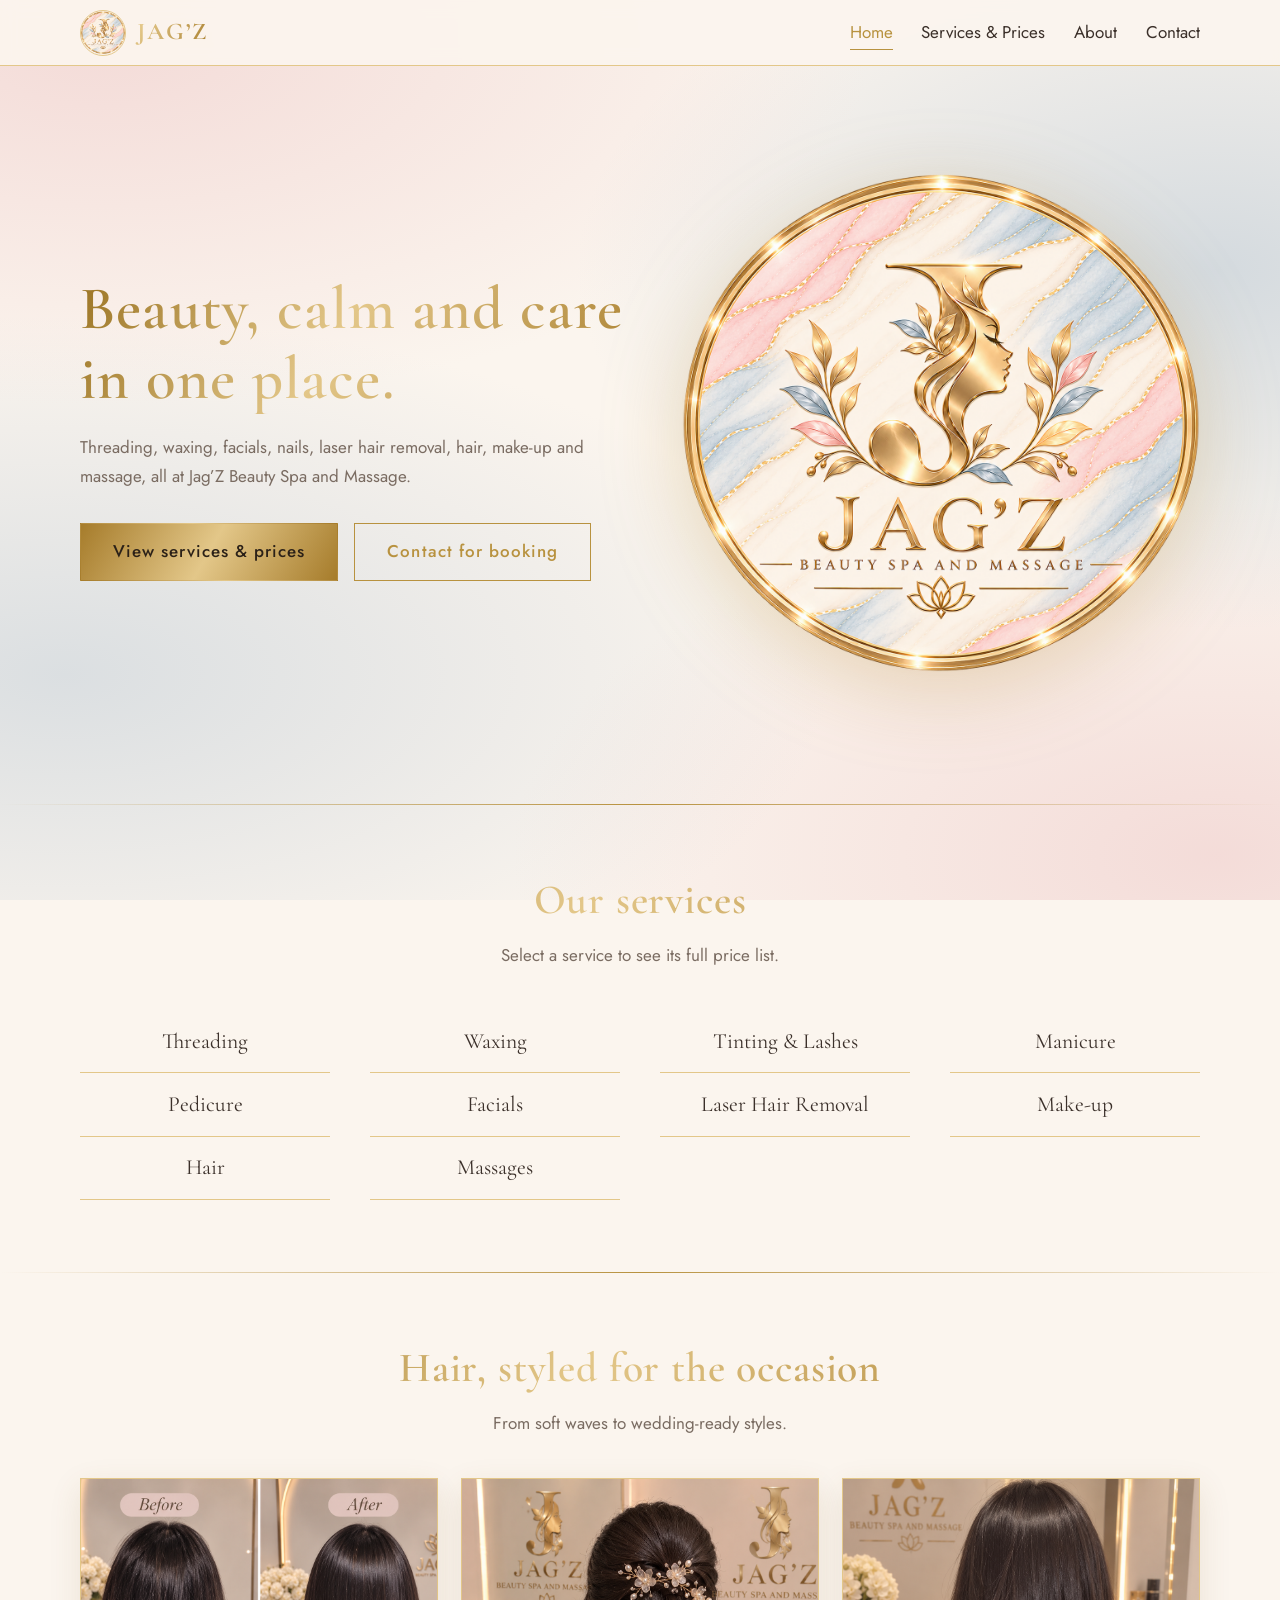
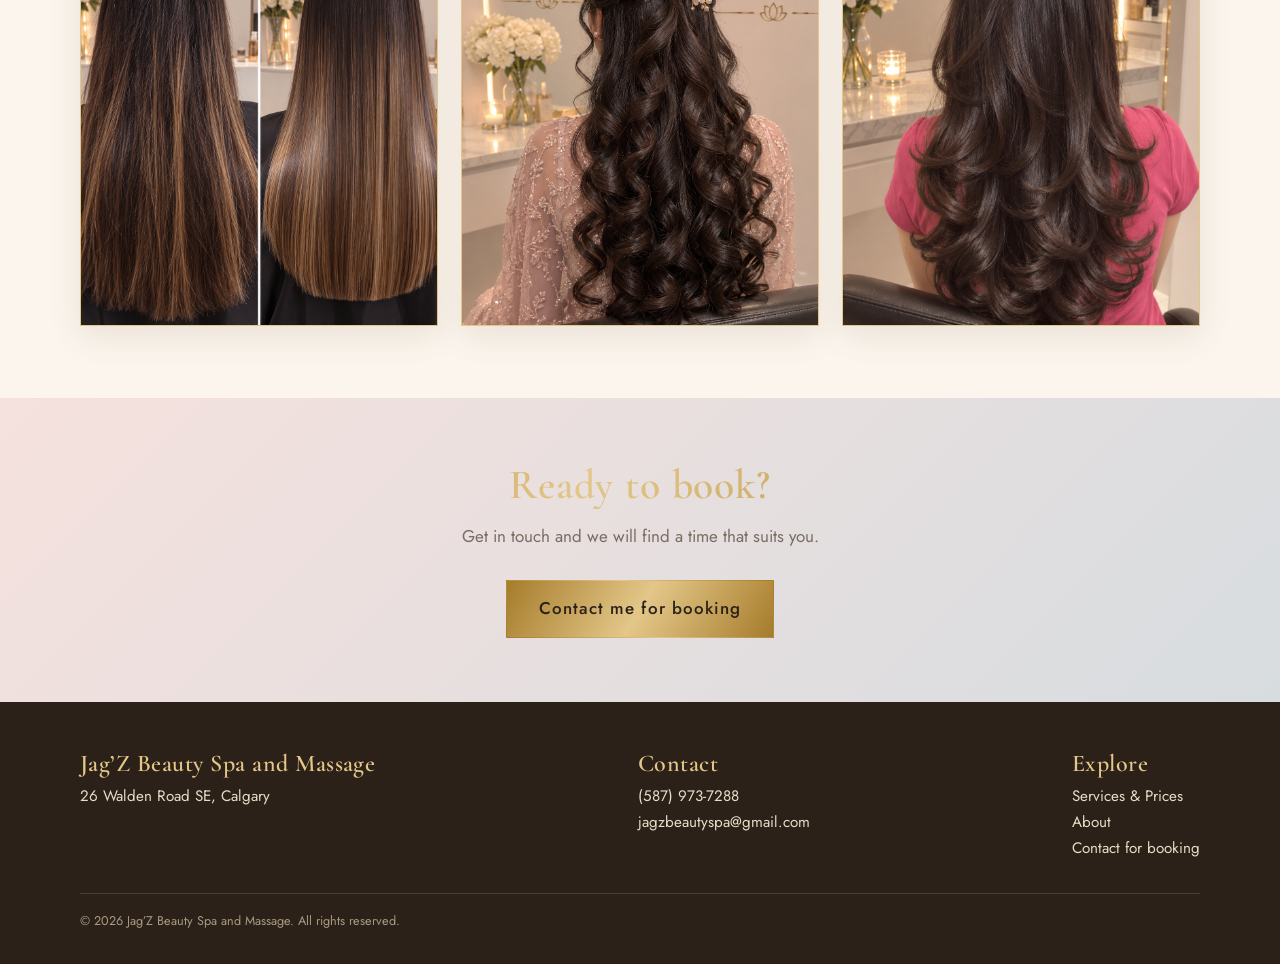
<file: index.html>
<!DOCTYPE html>
<html lang="en"><head><meta charset="utf-8"><meta name="viewport" content="width=device-width,initial-scale=1">
<title>Home | Jag’Z Beauty Spa and Massage</title>
<meta name="description" content="Jag’Z Beauty Spa and Massage: threading, waxing, facials, nails, laser hair removal, hair, make-up and massage.">
<link rel="icon" href="images/logo.png" type="image/png">
<link rel="preconnect" href="https://fonts.googleapis.com"><link rel="preconnect" href="https://fonts.gstatic.com" crossorigin>
<link href="https://fonts.googleapis.com/css2?family=Cormorant+Garamond:wght@500;600;700&amp;family=Jost:wght@400;500&amp;display=swap" rel="stylesheet">
<link rel="stylesheet" href="css/style.css"></head><body>
<header><div class="wrap bar"><a class="brand gold-text" href="index.html"><img src="images/logo.png" alt="" onerror="this.style.visibility='hidden'">JAG’Z</a>
<button class="menu-btn" aria-expanded="false" aria-controls="nav" onclick="var n=document.getElementById('nav');n.classList.toggle('open');this.setAttribute('aria-expanded',n.classList.contains('open'))">Menu</button>
<nav aria-label="Main"><ul id="nav"><li><a href="index.html" aria-current="page">Home</a></li><li><a href="services.html">Services &amp; Prices</a></li><li><a href="about.html">About</a></li><li><a href="contact.html">Contact</a></li></ul></nav></div></header>
<main>
<div class="wrap hero"><div>
<h1 class="gold-text">Beauty, calm and care in one place.</h1>
<p>Threading, waxing, facials, nails, laser hair removal, hair, make-up and massage, all at Jag’Z Beauty Spa and Massage.</p>
<div class="btns"><a class="btn btn-gold" href="services.html">View services &amp; prices</a><a class="btn btn-line" href="contact.html">Contact for booking</a></div></div>
<img class="hero-logo" src="images/logo.png" alt="Jag’Z Beauty Spa and Massage logo"></div>
<hr class="rule">
<section class="block"><div class="wrap center"><h2 class="gold-text">Our services</h2><p>Select a service to see its full price list.</p>
<ul class="cats"><li><a href="services.html#threading">Threading</a></li><li><a href="services.html#waxing">Waxing</a></li><li><a href="services.html#tinting">Tinting &amp; Lashes</a></li><li><a href="services.html#manicure">Manicure</a></li><li><a href="services.html#pedicure">Pedicure</a></li><li><a href="services.html#facials">Facials</a></li><li><a href="services.html#laser">Laser Hair Removal</a></li><li><a href="services.html#makeup">Make-up</a></li><li><a href="services.html#hair">Hair</a></li><li><a href="services.html#massage">Massages</a></li></ul></div></section>
<hr class="rule">
<section class="block"><div class="wrap center"><h2 class="gold-text">Hair, styled for the occasion</h2><p>From soft waves to wedding-ready styles.</p>
<div class="gallery"><div class="ph" data-name="hair-1.png"><img src="images/hair-1.png" alt="Hair styling by Jag’Z" loading="lazy" onerror="this.remove()"></div><div class="ph" data-name="hair-2.png"><img src="images/hair-2.png" alt="Hair styling by Jag’Z" loading="lazy" onerror="this.remove()"></div><div class="ph" data-name="hair-3.png"><img src="images/hair-3.png" alt="Hair styling by Jag’Z" loading="lazy" onerror="this.remove()"></div></div></div></section>
<section class="cta"><div class="wrap"><h2 class="gold-text">Ready to book?</h2><p>Get in touch and we will find a time that suits you.</p><a class="btn btn-gold" href="contact.html">Contact me for booking</a></div></section>
</main>
<footer><div class="wrap"><div class="cols">
<div><h3>Jag’Z Beauty Spa and Massage</h3><p>26 Walden Road SE, Calgary</p></div>
<div><h3>Contact</h3><p><a href="tel:+15879737288">(587) 973-7288</a><br><a href="mailto:jagzbeautyspa@gmail.com">jagzbeautyspa@gmail.com</a></p></div>
<div><h3>Explore</h3><p><a href="services.html">Services &amp; Prices</a><br><a href="about.html">About</a><br><a href="contact.html">Contact for booking</a></p></div>
</div><small>© 2026 Jag’Z Beauty Spa and Massage. All rights reserved.</small></div></footer></body></html>
</file>
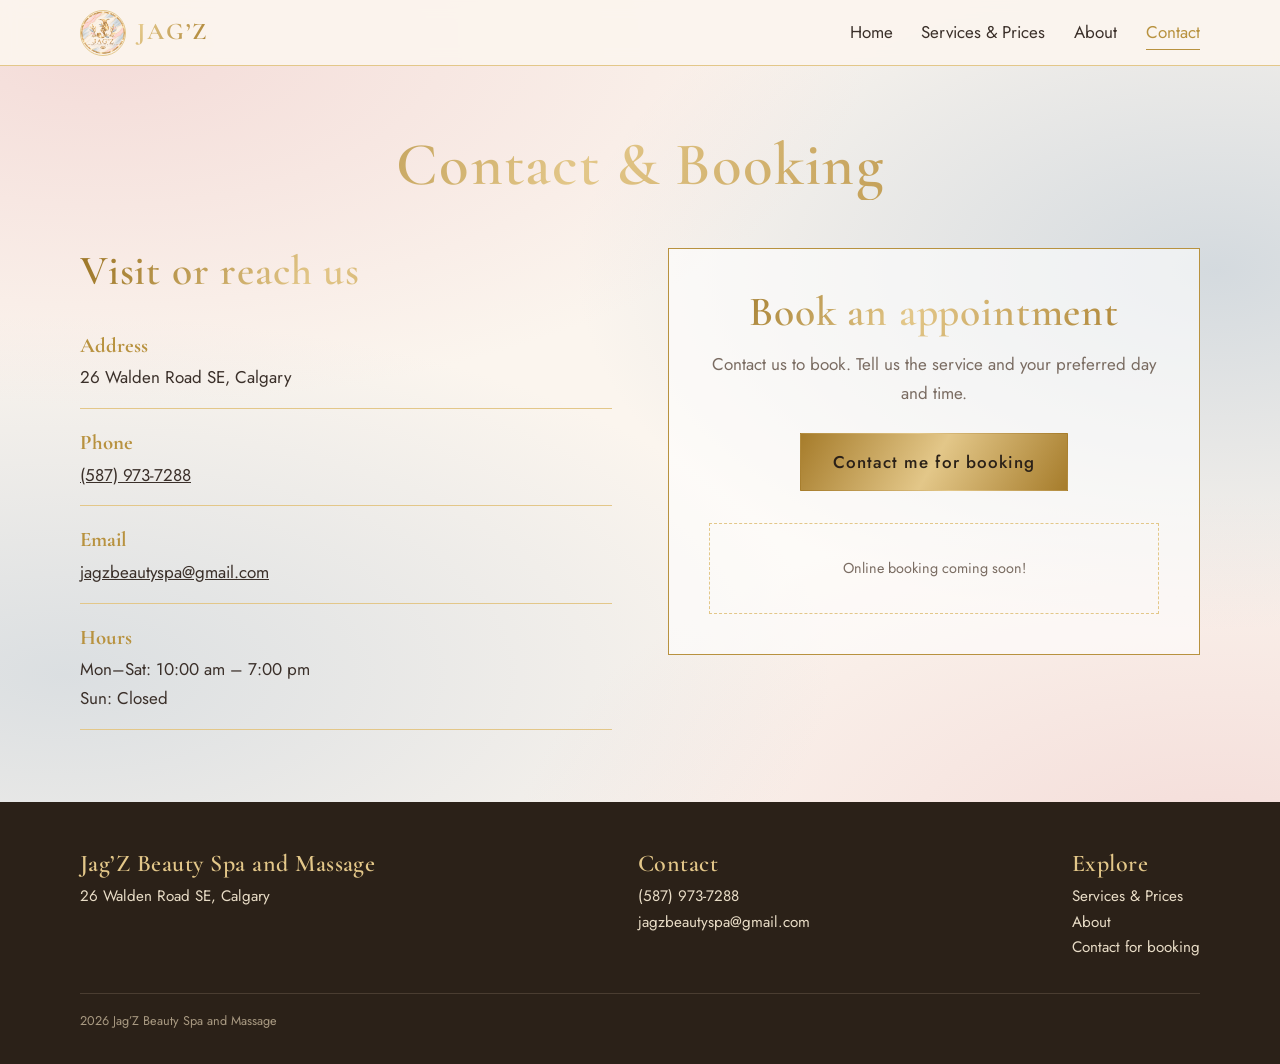
<file: contact.html>
<!DOCTYPE html>
<html lang="en"><head><meta charset="utf-8"><meta name="viewport" content="width=device-width,initial-scale=1">
<title>Contact | Jag’Z Beauty Spa and Massage</title>
<meta name="description" content="Jag’Z Beauty Spa and Massage: threading, waxing, facials, nails, laser hair removal, hair, make-up and massage.">
<link rel="icon" href="images/logo.png" type="image/png">
<link rel="preconnect" href="https://fonts.googleapis.com"><link rel="preconnect" href="https://fonts.gstatic.com" crossorigin>
<link href="https://fonts.googleapis.com/css2?family=Cormorant+Garamond:wght@500;600;700&amp;family=Jost:wght@400;500&amp;display=swap" rel="stylesheet">
<link rel="stylesheet" href="css/style.css"></head><body>
<header><div class="wrap bar"><a class="brand gold-text" href="index.html"><img src="images/logo.png" alt="" onerror="this.style.visibility='hidden'">JAG’Z</a>
<button class="menu-btn" aria-expanded="false" aria-controls="nav" onclick="var n=document.getElementById('nav');n.classList.toggle('open');this.setAttribute('aria-expanded',n.classList.contains('open'))">Menu</button>
<nav aria-label="Main"><ul id="nav"><li><a href="index.html">Home</a></li><li><a href="services.html">Services &amp; Prices</a></li><li><a href="about.html">About</a></li><li><a href="contact.html" aria-current="page">Contact</a></li></ul></nav></div></header>
<main>
<div class="wrap page-head"><h1 class="gold-text">Contact &amp; Booking</h1></div>
<section class="block" style="padding-top:1rem"><div class="wrap two" style="align-items:start"><div>
<h2 class="gold-text" style="margin-bottom:1rem">Visit or reach us</h2>
<ul class="info"><li><strong>Address</strong>26 Walden Road SE, Calgary</li>
<li><strong>Phone</strong><a href="tel:+15879737288">(587) 973-7288</a></li>
<li><strong>Email</strong><a href="mailto:jagzbeautyspa@gmail.com">jagzbeautyspa@gmail.com</a></li>
<li><strong>Hours</strong>Mon–Sat: 10:00 am – 7:00 pm<br>Sun: Closed</li></ul></div>
<div class="book"><h2 class="gold-text">Book an appointment</h2><p>Contact us to book. Tell us the service and your preferred day and time.</p>
<a class="btn btn-gold" href="mailto:jagzbeautyspa@gmail.com?subject=Booking%20request">Contact me for booking</a>
<div class="slot">Online booking coming soon!</div></div></div></section>
</main>
<footer><div class="wrap"><div class="cols">
<div><h3>Jag’Z Beauty Spa and Massage</h3><p>26 Walden Road SE, Calgary</p></div>
<div><h3>Contact</h3><p><a href="tel:+15879737288">(587) 973-7288</a><br><a href="mailto:jagzbeautyspa@gmail.com">jagzbeautyspa@gmail.com</a></p></div>
<div><h3>Explore</h3><p><a href="services.html">Services &amp; Prices</a><br><a href="about.html">About</a><br><a href="contact.html">Contact for booking</a></p></div>
</div><small> 2026 Jag’Z Beauty Spa and Massage</small></div></footer></body></html>
</file>
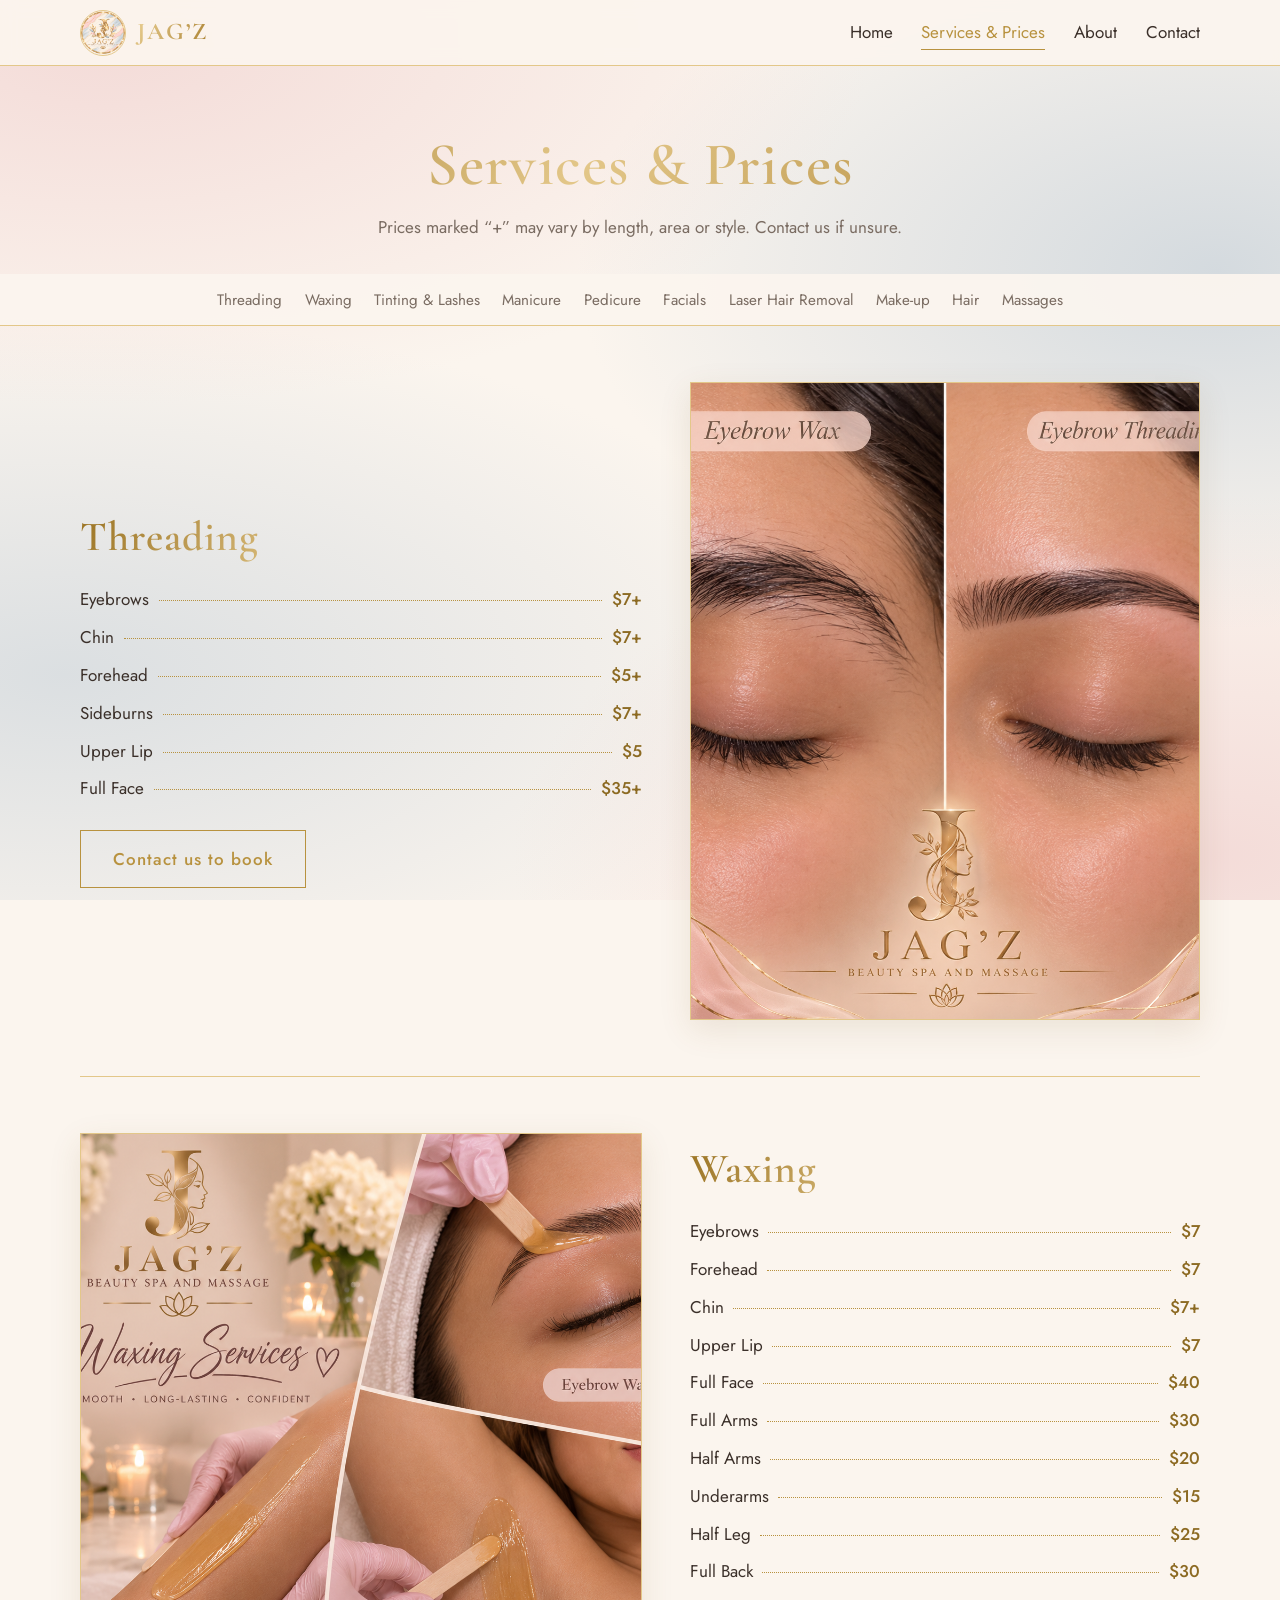
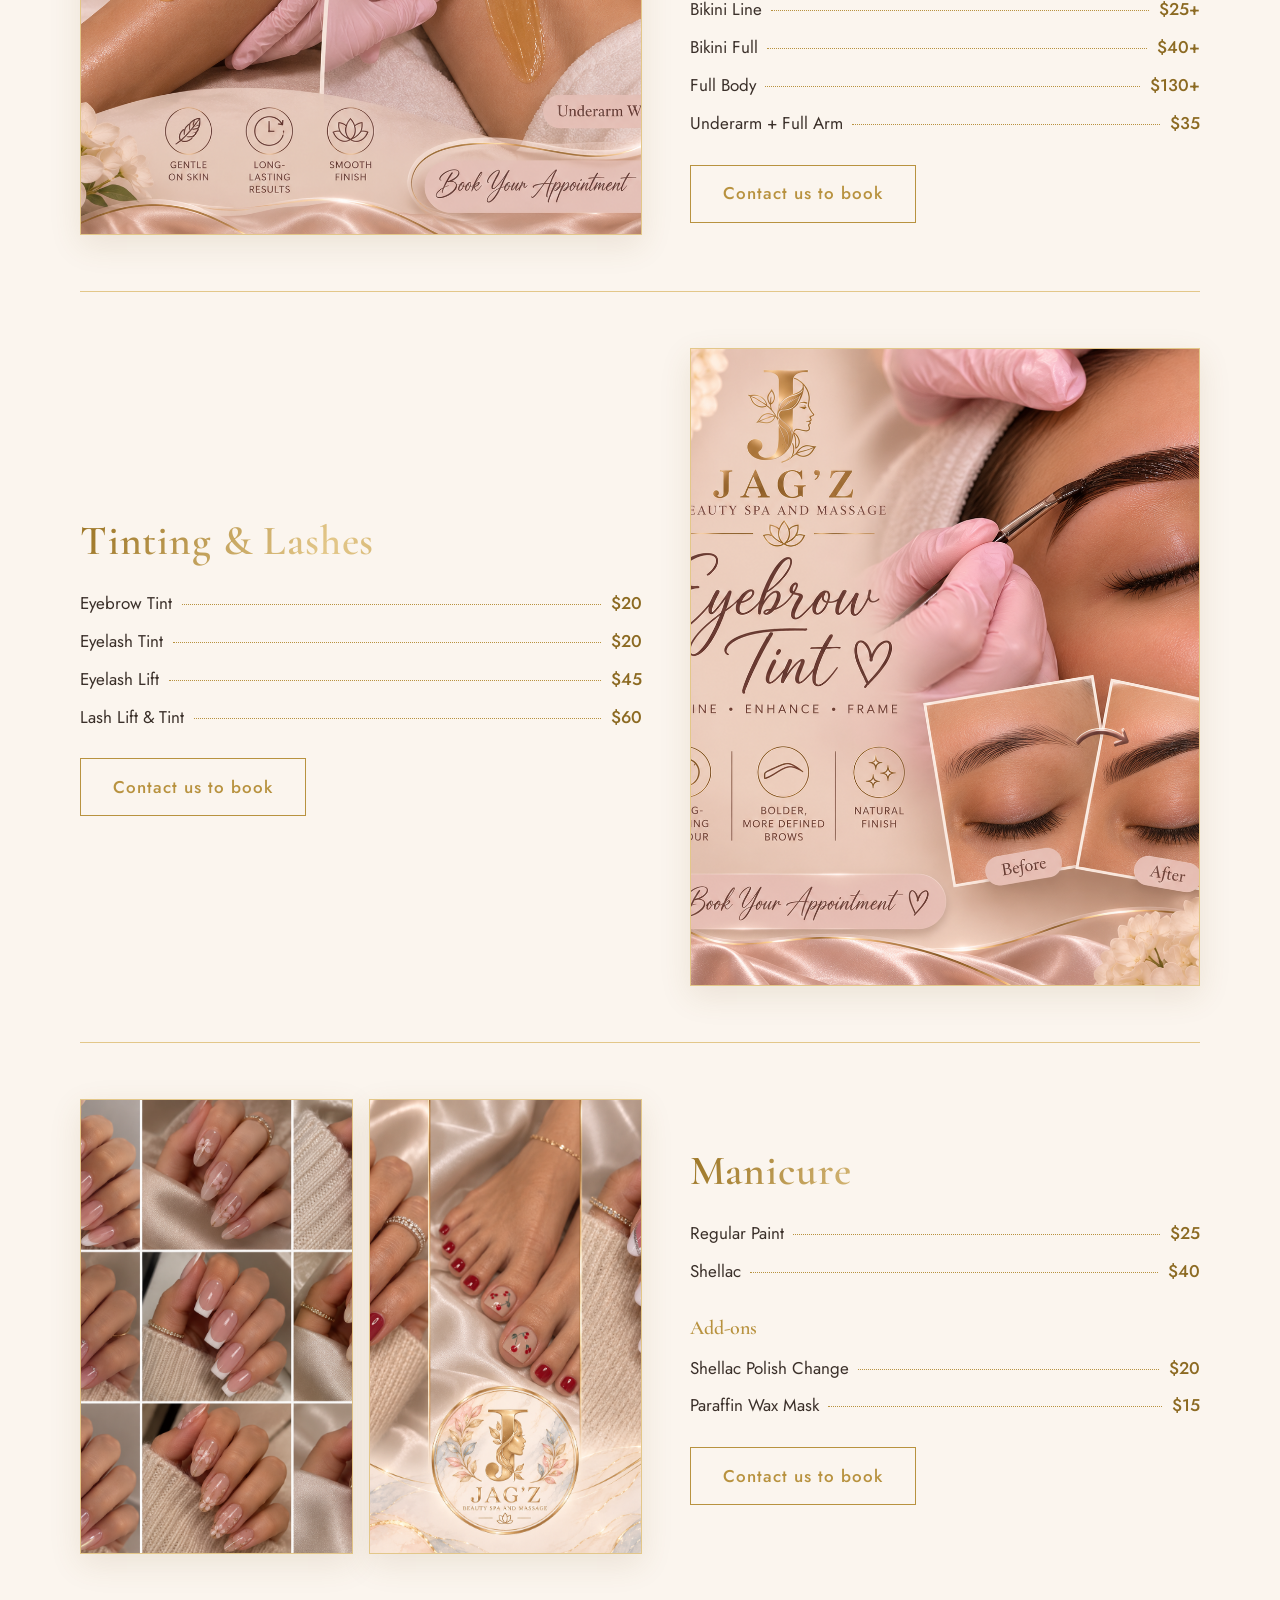
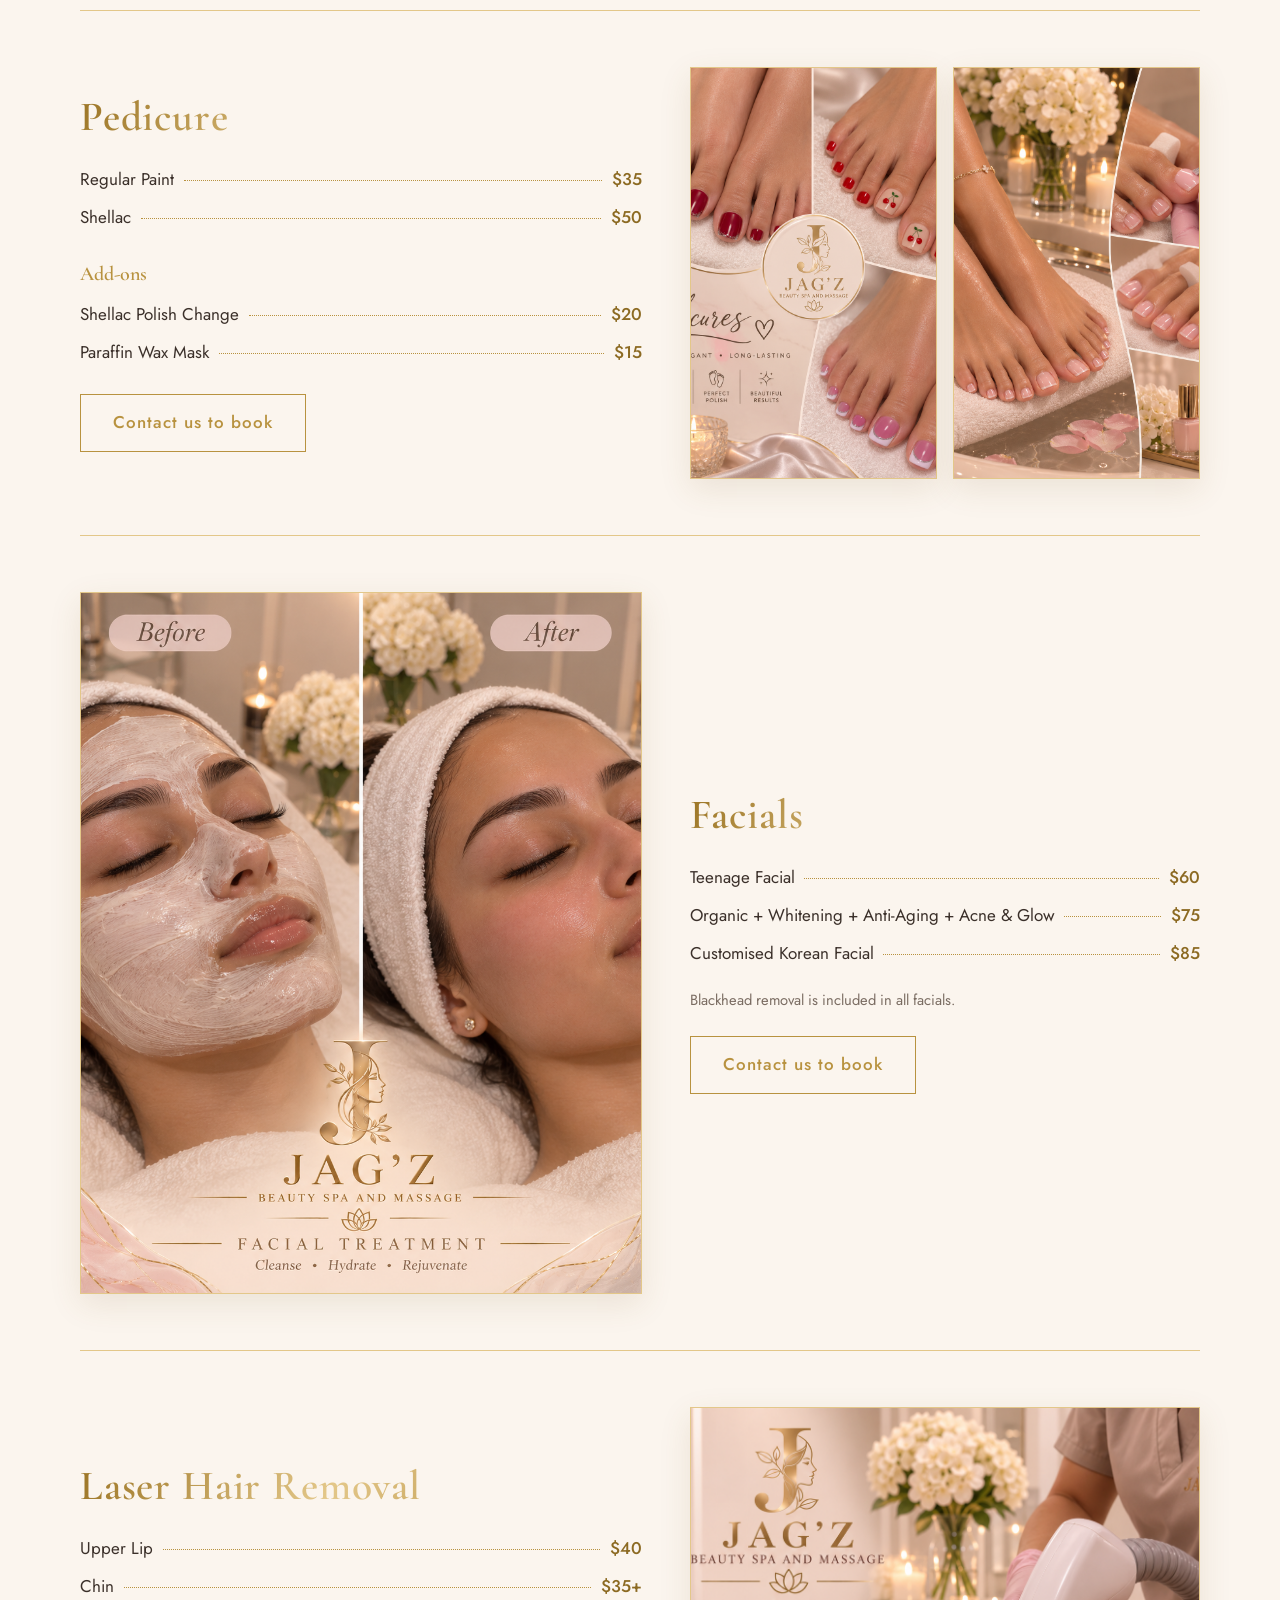
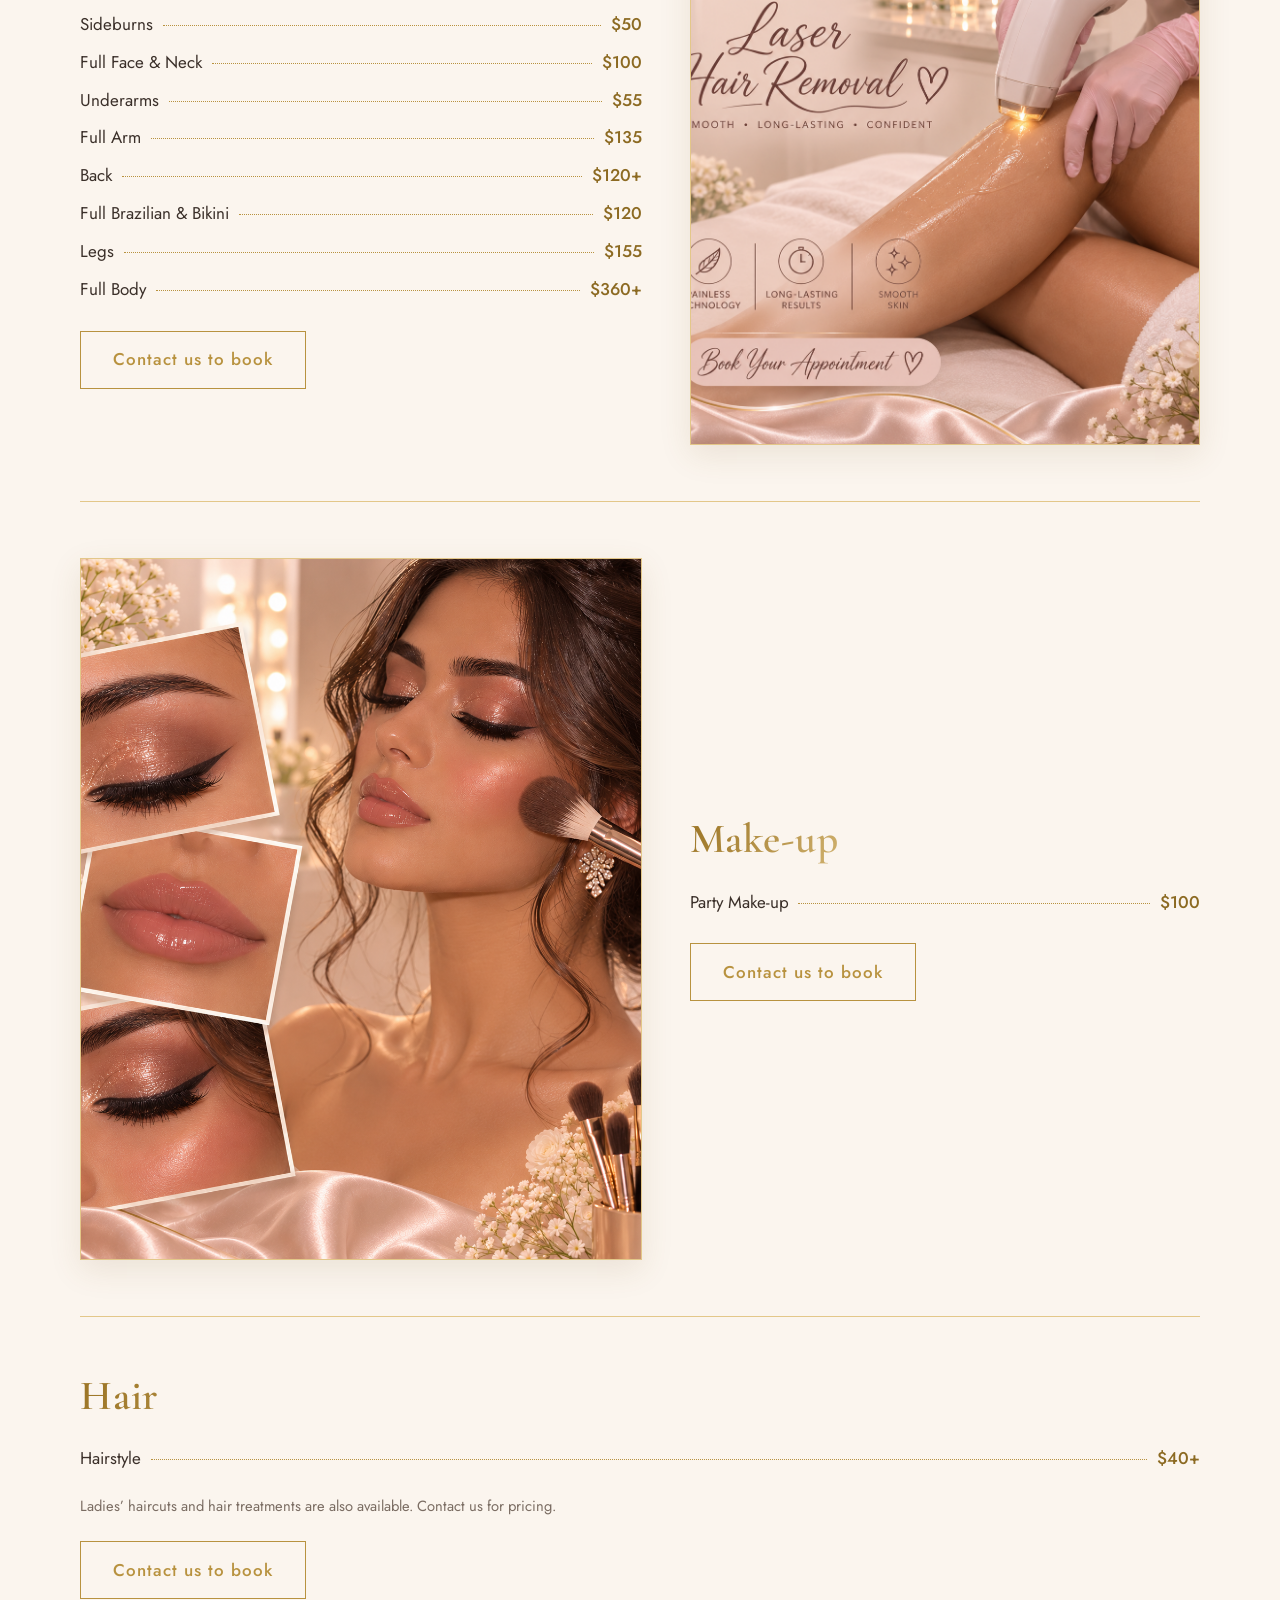
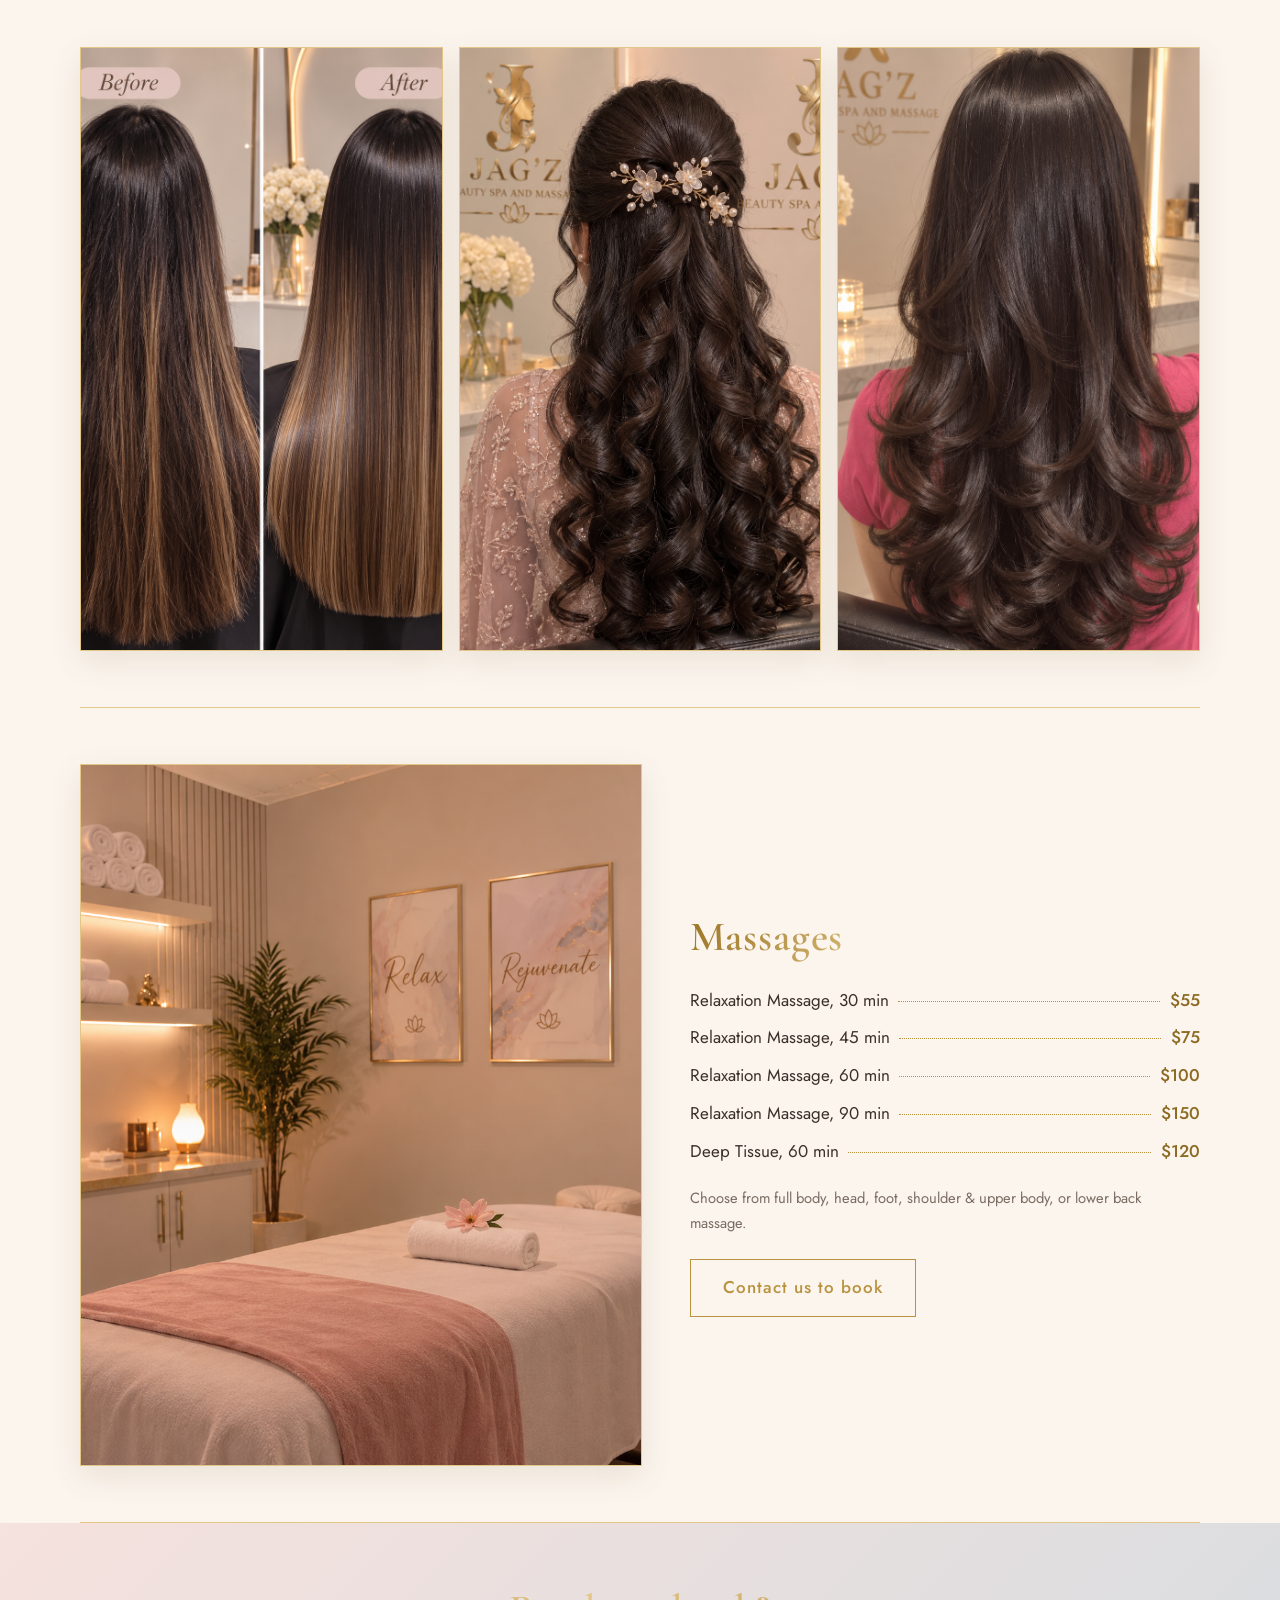
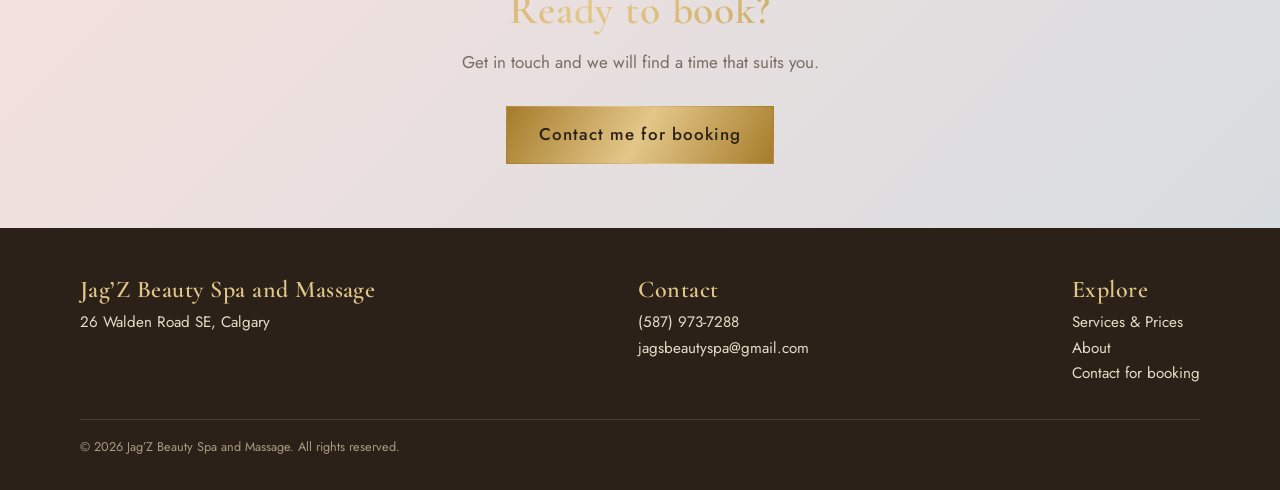
<file: services.html>
<!DOCTYPE html>
<html lang="en"><head><meta charset="utf-8"><meta name="viewport" content="width=device-width,initial-scale=1">
<title>Services & Prices | Jag’Z Beauty Spa and Massage</title>
<meta name="description" content="Jag’Z Beauty Spa and Massage: threading, waxing, facials, nails, laser hair removal, hair, make-up and massage.">
<link rel="icon" href="images/logo.png" type="image/png">
<link rel="preconnect" href="https://fonts.googleapis.com"><link rel="preconnect" href="https://fonts.gstatic.com" crossorigin>
<link href="https://fonts.googleapis.com/css2?family=Cormorant+Garamond:wght@500;600;700&amp;family=Jost:wght@400;500&amp;display=swap" rel="stylesheet">
<link rel="stylesheet" href="css/style.css"></head><body>
<header><div class="wrap bar"><a class="brand gold-text" href="index.html"><img src="images/logo.png" alt="" onerror="this.style.visibility='hidden'">JAG’Z</a>
<button class="menu-btn" aria-expanded="false" aria-controls="nav" onclick="var n=document.getElementById('nav');n.classList.toggle('open');this.setAttribute('aria-expanded',n.classList.contains('open'))">Menu</button>
<nav aria-label="Main"><ul id="nav"><li><a href="index.html">Home</a></li><li><a href="services.html" aria-current="page">Services &amp; Prices</a></li><li><a href="about.html">About</a></li><li><a href="contact.html">Contact</a></li></ul></nav></div></header>
<main>
<div class="wrap page-head"><h1 class="gold-text">Services &amp; Prices</h1><p style="color:var(--muted);margin-top:.8rem">Prices marked “+” may vary by length, area or style. Contact us if unsure.</p></div>
<div class="subnav"><div class="wrap"><ul><li><a href="#threading">Threading</a></li><li><a href="#waxing">Waxing</a></li><li><a href="#tinting">Tinting &amp; Lashes</a></li><li><a href="#manicure">Manicure</a></li><li><a href="#pedicure">Pedicure</a></li><li><a href="#facials">Facials</a></li><li><a href="#laser">Laser Hair Removal</a></li><li><a href="#makeup">Make-up</a></li><li><a href="#hair">Hair</a></li><li><a href="#massage">Massages</a></li></ul></div></div>
<div class="wrap"><section class="svc" id="threading"><div><h2 class="gold-text">Threading</h2><ul class="price"><li>Eyebrows<i></i><b>$7+</b></li><li>Chin<i></i><b>$7+</b></li><li>Forehead<i></i><b>$5+</b></li><li>Sideburns<i></i><b>$7+</b></li><li>Upper Lip<i></i><b>$5</b></li><li>Full Face<i></i><b>$35+</b></li></ul><p style="margin-top:1.4rem"><a class="btn btn-line" href="contact.html">Contact us to book</a></p></div><div class="photos n1"><div class="ph" data-name="threading.png"><img src="images/threading.png" alt="Threading at Jag’Z" loading="lazy" onerror="this.remove()"></div></div></section>
<section class="svc" id="waxing"><div><h2 class="gold-text">Waxing</h2><ul class="price"><li>Eyebrows<i></i><b>$7</b></li><li>Forehead<i></i><b>$7</b></li><li>Chin<i></i><b>$7+</b></li><li>Upper Lip<i></i><b>$7</b></li><li>Full Face<i></i><b>$40</b></li><li>Full Arms<i></i><b>$30</b></li><li>Half Arms<i></i><b>$20</b></li><li>Underarms<i></i><b>$15</b></li><li>Half Leg<i></i><b>$25</b></li><li>Full Back<i></i><b>$30</b></li><li>Bikini Line<i></i><b>$25+</b></li><li>Bikini Full<i></i><b>$40+</b></li><li>Full Body<i></i><b>$130+</b></li><li>Underarm + Full Arm<i></i><b>$35</b></li></ul><p style="margin-top:1.4rem"><a class="btn btn-line" href="contact.html">Contact us to book</a></p></div><div class="photos n1"><div class="ph" data-name="waxing.png"><img src="images/waxing.png" alt="Waxing at Jag’Z" loading="lazy" onerror="this.remove()"></div></div></section>
<section class="svc" id="tinting"><div><h2 class="gold-text">Tinting &amp; Lashes</h2><ul class="price"><li>Eyebrow Tint<i></i><b>$20</b></li><li>Eyelash Tint<i></i><b>$20</b></li><li>Eyelash Lift<i></i><b>$45</b></li><li>Lash Lift &amp; Tint<i></i><b>$60</b></li></ul><p style="margin-top:1.4rem"><a class="btn btn-line" href="contact.html">Contact us to book</a></p></div><div class="photos n1"><div class="ph" data-name="tinting.png"><img src="images/tinting.png" alt="Tinting &amp; Lashes at Jag’Z" loading="lazy" onerror="this.remove()"></div></div></section>
<section class="svc" id="manicure"><div><h2 class="gold-text">Manicure</h2><ul class="price"><li>Regular Paint<i></i><b>$25</b></li><li>Shellac<i></i><b>$40</b></li><li><span class="sub">Add-ons</span></li><li>Shellac Polish Change<i></i><b>$20</b></li><li>Paraffin Wax Mask<i></i><b>$15</b></li></ul><p style="margin-top:1.4rem"><a class="btn btn-line" href="contact.html">Contact us to book</a></p></div><div class="photos n2"><div class="ph" data-name="manicure-1.png"><img src="images/manicure-1.png" alt="Manicure at Jag’Z" loading="lazy" onerror="this.remove()"></div><div class="ph" data-name="manicure-2.png"><img src="images/manicure-2.png" alt="Manicure at Jag’Z" loading="lazy" onerror="this.remove()"></div></div></section>
<section class="svc" id="pedicure"><div><h2 class="gold-text">Pedicure</h2><ul class="price"><li>Regular Paint<i></i><b>$35</b></li><li>Shellac<i></i><b>$50</b></li><li><span class="sub">Add-ons</span></li><li>Shellac Polish Change<i></i><b>$20</b></li><li>Paraffin Wax Mask<i></i><b>$15</b></li></ul><p style="margin-top:1.4rem"><a class="btn btn-line" href="contact.html">Contact us to book</a></p></div><div class="photos n2"><div class="ph" data-name="pedicure-1.png"><img src="images/pedicure-1.png" alt="Pedicure at Jag’Z" loading="lazy" onerror="this.remove()"></div><div class="ph" data-name="pedicure-2.png"><img src="images/pedicure-2.png" alt="Pedicure at Jag’Z" loading="lazy" onerror="this.remove()"></div></div></section>
<section class="svc" id="facials"><div><h2 class="gold-text">Facials</h2><ul class="price"><li>Teenage Facial<i></i><b>$60</b></li><li>Organic + Whitening + Anti-Aging + Acne &amp; Glow<i></i><b>$75</b></li><li>Customised Korean Facial<i></i><b>$85</b></li></ul><p class="note">Blackhead removal is included in all facials.</p><p style="margin-top:1.4rem"><a class="btn btn-line" href="contact.html">Contact us to book</a></p></div><div class="photos n1"><div class="ph" data-name="facials.png"><img src="images/facials.png" alt="Facials at Jag’Z" loading="lazy" onerror="this.remove()"></div></div></section>
<section class="svc" id="laser"><div><h2 class="gold-text">Laser Hair Removal</h2><ul class="price"><li>Upper Lip<i></i><b>$40</b></li><li>Chin<i></i><b>$35+</b></li><li>Sideburns<i></i><b>$50</b></li><li>Full Face &amp; Neck<i></i><b>$100</b></li><li>Underarms<i></i><b>$55</b></li><li>Full Arm<i></i><b>$135</b></li><li>Back<i></i><b>$120+</b></li><li>Full Brazilian &amp; Bikini<i></i><b>$120</b></li><li>Legs<i></i><b>$155</b></li><li>Full Body<i></i><b>$360+</b></li></ul><p style="margin-top:1.4rem"><a class="btn btn-line" href="contact.html">Contact us to book</a></p></div><div class="photos n1"><div class="ph" data-name="laser.png"><img src="images/laser.png" alt="Laser Hair Removal at Jag’Z" loading="lazy" onerror="this.remove()"></div></div></section>
<section class="svc" id="makeup"><div><h2 class="gold-text">Make-up</h2><ul class="price"><li>Party Make-up<i></i><b>$100</b></li></ul><p style="margin-top:1.4rem"><a class="btn btn-line" href="contact.html">Contact us to book</a></p></div><div class="photos n1"><div class="ph" data-name="makeup.png"><img src="images/makeup.png" alt="Make-up at Jag’Z" loading="lazy" onerror="this.remove()"></div></div></section>
<section class="svc wide" id="hair"><div><h2 class="gold-text">Hair</h2><ul class="price"><li>Hairstyle<i></i><b>$40+</b></li></ul><p class="note">Ladies’ haircuts and hair treatments are also available. Contact us for pricing.</p><p style="margin-top:1.4rem"><a class="btn btn-line" href="contact.html">Contact us to book</a></p></div><div class="photos n3"><div class="ph" data-name="hair-1.png"><img src="images/hair-1.png" alt="Hair at Jag’Z" loading="lazy" onerror="this.remove()"></div><div class="ph" data-name="hair-2.png"><img src="images/hair-2.png" alt="Hair at Jag’Z" loading="lazy" onerror="this.remove()"></div><div class="ph" data-name="hair-3.png"><img src="images/hair-3.png" alt="Hair at Jag’Z" loading="lazy" onerror="this.remove()"></div></div></section>
<section class="svc" id="massage"><div><h2 class="gold-text">Massages</h2><ul class="price"><li>Relaxation Massage, 30 min<i></i><b>$55</b></li><li>Relaxation Massage, 45 min<i></i><b>$75</b></li><li>Relaxation Massage, 60 min<i></i><b>$100</b></li><li>Relaxation Massage, 90 min<i></i><b>$150</b></li><li>Deep Tissue, 60 min<i></i><b>$120</b></li></ul><p class="note">Choose from full body, head, foot, shoulder &amp; upper body, or lower back massage.</p><p style="margin-top:1.4rem"><a class="btn btn-line" href="contact.html">Contact us to book</a></p></div><div class="photos n1"><div class="ph" data-name="massage.png"><img src="images/massage.png" alt="Massages at Jag’Z" loading="lazy" onerror="this.remove()"></div></div></section>
</div>
<section class="cta"><div class="wrap"><h2 class="gold-text">Ready to book?</h2><p>Get in touch and we will find a time that suits you.</p><a class="btn btn-gold" href="contact.html">Contact me for booking</a></div></section>
</main>
<footer><div class="wrap"><div class="cols">
<div><h3>Jag’Z Beauty Spa and Massage</h3><p>26 Walden Road SE, Calgary</p></div>
<div><h3>Contact</h3><p><a href="tel:+15879737288">(587) 973-7288</a><br><a href="mailto:jagzbeautyspa@gmail.com">jagsbeautyspa@gmail.com</a></p></div>
<div><h3>Explore</h3><p><a href="services.html">Services &amp; Prices</a><br><a href="about.html">About</a><br><a href="contact.html">Contact for booking</a></p></div>
</div><small>© 2026 Jag’Z Beauty Spa and Massage. All rights reserved.</small></div></footer></body></html>
</file>
<file: css/style.css>
:root{--ivory:#fbf5ee;--blush:#f3d9d6;--blue:#b4c4d2;--gold:#b8923f;--gold-l:#e3c789;--ink:#3b302a;--muted:#7a6c62}
*{box-sizing:border-box;margin:0}
html{scroll-behavior:smooth;scroll-padding-top:90px}
body{font:400 17px/1.7 'Jost',sans-serif;color:var(--ink);background:
radial-gradient(60% 40% at 8% 5%,rgba(243,217,214,.9),transparent),
radial-gradient(50% 40% at 95% 30%,rgba(180,196,210,.55),transparent),
radial-gradient(60% 40% at 5% 75%,rgba(180,196,210,.45),transparent),
radial-gradient(55% 40% at 95% 95%,rgba(243,217,214,.9),transparent),var(--ivory);background-attachment:fixed}
h1,h2,h3{font-family:'Cormorant Garamond',serif;font-weight:600;line-height:1.15;letter-spacing:.02em}
h1{font-size:clamp(2.4rem,5vw,3.8rem)}h2{font-size:clamp(1.9rem,3.5vw,2.6rem)}h3{font-size:1.5rem}
a{color:inherit}
:focus-visible{outline:2px solid var(--gold);outline-offset:3px}
.gold-text{background:linear-gradient(120deg,#9b7424,#e3c789 45%,#a67c2b);-webkit-background-clip:text;background-clip:text;color:transparent}
.wrap{width:min(1120px,92%);margin-inline:auto}
header{position:sticky;top:0;z-index:20;background:rgba(251,245,238,.92);backdrop-filter:blur(8px);border-bottom:1px solid var(--gold-l)}
.bar{display:flex;align-items:center;justify-content:space-between;padding:.6rem 0}
.brand{display:flex;align-items:center;gap:.7rem;text-decoration:none;font-family:'Cormorant Garamond',serif;font-size:1.5rem;font-weight:700;letter-spacing:.08em}
.brand img{width:46px;height:46px;border-radius:50%;object-fit:cover;border:1px solid var(--gold-l)}
nav ul{display:flex;gap:1.8rem;list-style:none;padding:0}
nav a{text-decoration:none;padding:.3rem 0;border-bottom:1px solid transparent;transition:border-color .2s,color .2s}
nav a:hover,nav a[aria-current]{color:var(--gold);border-color:var(--gold)}
.menu-btn{display:none;background:none;border:1px solid var(--gold);color:var(--gold);padding:.4rem .8rem;font:inherit;cursor:pointer}
.btn{display:inline-block;padding:.85rem 2rem;text-decoration:none;font-weight:500;letter-spacing:.06em;border:1px solid var(--gold);transition:.25s}
.btn-gold{background:linear-gradient(120deg,#a67c2b,#e3c789 50%,#a67c2b);color:#2b2118;border-color:transparent}
.btn-gold:hover{filter:brightness(1.08);box-shadow:0 6px 20px rgba(184,146,63,.35)}
.btn-line{color:var(--gold)}.btn-line:hover{background:var(--gold);color:#fff}
.hero{display:grid;grid-template-columns:1.1fr 1fr;align-items:center;gap:2rem;padding:3rem 0 4rem;min-height:82vh}
.hero-logo{width:100%;max-width:560px;margin-inline:auto;display:block;filter:drop-shadow(0 18px 40px rgba(184,146,63,.3));animation:rise 1.2s ease both}
@keyframes rise{from{opacity:0;transform:translateY(24px) scale(.97)}to{opacity:1;transform:none}}
.hero p{max-width:34em;margin:1.2rem 0 2rem;color:var(--muted)}
.hero .btns{display:flex;gap:1rem;flex-wrap:wrap}
.rule{height:1px;border:0;background:linear-gradient(90deg,transparent,var(--gold),transparent);margin:0}
section.block{padding:4.5rem 0}
.center{text-align:center}.center p{max-width:40em;margin:1rem auto 0;color:var(--muted)}
.ph{position:relative;overflow:hidden;background:linear-gradient(135deg,var(--blush),var(--ivory) 50%,var(--blue));border:1px solid var(--gold-l);box-shadow:0 10px 30px rgba(120,90,40,.12);aspect-ratio:4/5}
.ph img{width:100%;height:100%;object-fit:cover;display:block}
.ph::after{content:attr(data-name);position:absolute;inset:auto 0 12px;text-align:center;font-size:.8rem;color:var(--gold);z-index:0}
.ph img{position:relative;z-index:1}
.gallery{display:grid;grid-template-columns:repeat(3,1fr);gap:1.4rem;margin-top:2.5rem}
.cats{display:grid;grid-template-columns:repeat(auto-fit,minmax(200px,1fr));gap:0 2.5rem;margin-top:2.5rem;list-style:none;padding:0}
.cats a{display:block;text-decoration:none;padding:.8rem 0;border-bottom:1px solid var(--gold-l);font-family:'Cormorant Garamond',serif;font-size:1.35rem;transition:padding .2s,color .2s}
.cats a:hover{padding-left:.6rem;color:var(--gold)}
.page-head{text-align:center;padding:4rem 0 2rem}
.page-head img{width:110px;margin:0 auto 1rem;display:block}
.subnav{position:sticky;top:67px;z-index:10;background:rgba(251,245,238,.94);border-bottom:1px solid var(--gold-l)}
.subnav ul{display:flex;gap:1.4rem;overflow-x:auto;list-style:none;padding:.7rem 0;white-space:nowrap;justify-content:center}
.subnav a{text-decoration:none;color:var(--muted);font-size:.95rem}.subnav a:hover{color:var(--gold)}
.svc{display:grid;grid-template-columns:1.1fr 1fr;gap:3rem;align-items:center;padding:3.5rem 0;border-bottom:1px solid var(--gold-l)}
.svc:nth-of-type(even) .photos{order:-1}
.svc h2{margin-bottom:1.2rem}
.price{list-style:none;padding:0}
.price li{display:flex;align-items:baseline;padding:.28rem 0}
.price i{flex:1;border-bottom:1px dotted var(--gold);margin:0 .6rem;transform:translateY(-4px)}
.price b{font-weight:500;color:#8c6a22}
.price .sub{display:block;font-family:'Cormorant Garamond',serif;font-size:1.25rem;font-weight:600;margin-top:1rem;color:var(--gold)}
.note{font-size:.92rem;color:var(--muted);margin-top:1rem}
.photos{display:grid;gap:1rem;grid-template-columns:repeat(var(--n,1),1fr)}
.photos.n3{--n:3}.photos.n3 .ph{aspect-ratio:3/5}
.photos.n2{--n:2}.photos.n2 .ph{aspect-ratio:3/5}
.svc.wide{grid-template-columns:1fr}.svc.wide .photos{order:2}
.two{display:grid;grid-template-columns:1fr 1fr;gap:3.5rem;align-items:center}
.two p+p{margin-top:1rem}
.vals{display:grid;grid-template-columns:repeat(3,1fr);gap:2.5rem;margin-top:2.5rem}
.vals h3{border-top:1px solid var(--gold);padding-top:.8rem;margin-bottom:.4rem}
.vals p{color:var(--muted)}
.info{list-style:none;padding:0}
.info li{padding:1rem 0;border-bottom:1px solid var(--gold-l)}
.info strong{display:block;font-family:'Cormorant Garamond',serif;font-size:1.3rem;color:var(--gold)}
.book{background:rgba(255,255,255,.6);border:1px solid var(--gold);padding:2.5rem;text-align:center}
.book p{margin:.8rem 0 1.6rem;color:var(--muted)}
.slot{margin-top:2rem;padding:2rem;border:1px dashed var(--gold-l);color:var(--muted);font-size:.9rem}
.cta{background:linear-gradient(135deg,rgba(243,217,214,.7),rgba(180,196,210,.5));padding:4rem 0;text-align:center}
.cta p{margin:.8rem 0 1.8rem;color:var(--muted)}
footer{background:#2b2118;color:#e8dcc6;padding:3rem 0 2rem;font-size:.95rem}
footer .cols{display:flex;justify-content:space-between;gap:2rem;flex-wrap:wrap}
footer h3{color:var(--gold-l);margin-bottom:.4rem}footer a{text-decoration:none}footer a:hover{color:var(--gold-l)}
footer small{display:block;margin-top:2rem;padding-top:1rem;border-top:1px solid #4a3d31;color:#a99a82}
@media(max-width:860px){
.menu-btn{display:block}
nav ul{display:none;position:absolute;left:0;right:0;top:100%;flex-direction:column;gap:0;background:var(--ivory);border-bottom:1px solid var(--gold-l);padding:.5rem 4%}
nav ul.open{display:flex}nav li a{display:block;padding:.8rem 0}
.hero,.svc,.two,.vals{grid-template-columns:1fr}
.hero{text-align:center;min-height:0;padding-top:1.5rem}.hero .btns{justify-content:center}.hero p{margin-inline:auto}
.hero-logo{order:-1;max-width:420px}
.svc{gap:1.5rem}.svc:nth-of-type(even) .photos{order:0}
.gallery{grid-template-columns:1fr}.subnav{top:63px}.subnav ul{justify-content:flex-start}}
@media(prefers-reduced-motion:reduce){*{animation:none!important;transition:none!important}html{scroll-behavior:auto}}
</file>
